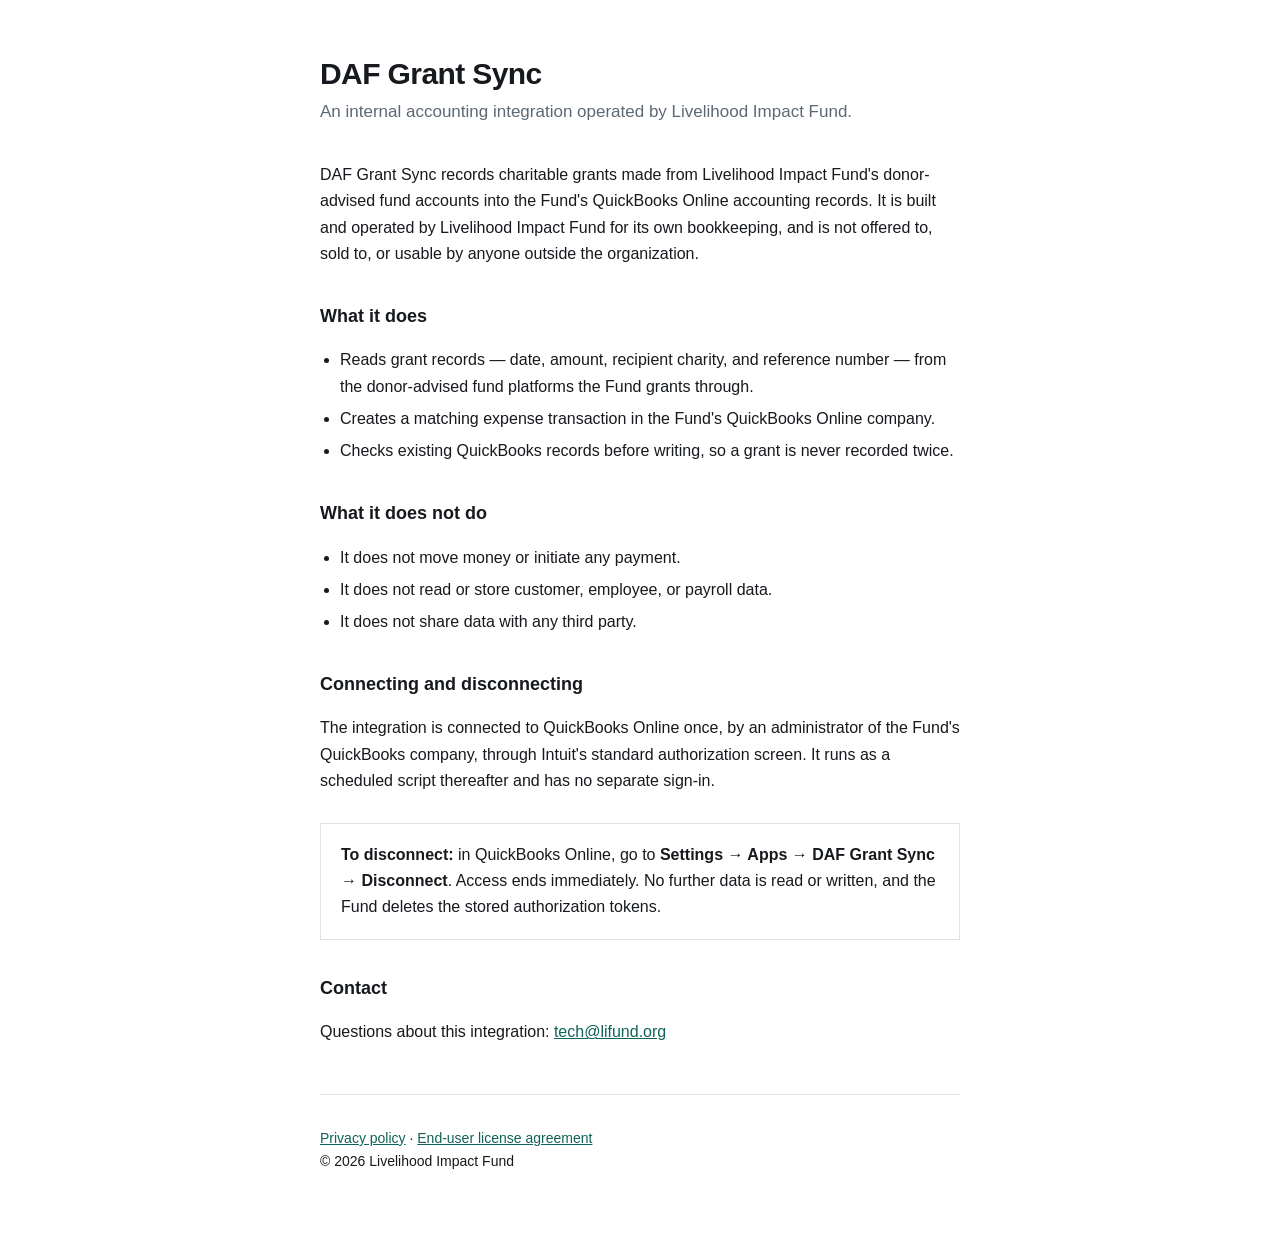
<file: index.html>
<!DOCTYPE html>
<html lang="en">
<head>
<meta charset="utf-8">
<meta name="viewport" content="width=device-width, initial-scale=1">
<meta name="robots" content="noindex">
<title>DAF Grant Sync — Livelihood Impact Fund</title>
<style>
  :root {
    --ink: #16191d; --muted: #5d6874; --rule: #dfe3e8;
    --ground: #ffffff; --accent: #0f6257;
  }
  @media (prefers-color-scheme: dark) {
    :root { --ink: #e8ecef; --muted: #98a3ae; --rule: #2c343c;
            --ground: #14181c; --accent: #4cb5a6; }
  }
  * { box-sizing: border-box; }
  body {
    margin: 0; background: var(--ground); color: var(--ink);
    font: 16px/1.65 -apple-system, BlinkMacSystemFont, "Segoe UI", Roboto, Helvetica, Arial, sans-serif;
  }
  .wrap { max-width: 680px; margin: 0 auto; padding-inline: 20px; padding-block: 56px 72px; }
  h1 { font-size: 30px; line-height: 1.2; margin: 0 0 6px; letter-spacing: -0.02em; }
  .sub { color: var(--muted); margin: 0 0 36px; font-size: 17px; }
  h2 { font-size: 18px; margin: 34px 0 8px; }
  p, li { color: var(--ink); }
  ul { padding-left: 20px; }
  li { margin-bottom: 6px; }
  a { color: var(--accent); }
  .box { border: 1px solid var(--rule); padding: 18px 20px; margin: 28px 0; }
  .box p { margin: 0; }
  footer { margin-top: 48px; padding-top: 18px; border-top: 1px solid var(--rule);
           color: var(--muted); font-size: 14px; }
  footer a { color: var(--accent); }
</style>
</head>
<body>
<div class="wrap">

  <h1>DAF Grant Sync</h1>
  <p class="sub">An internal accounting integration operated by Livelihood Impact Fund.</p>

  <p>DAF Grant Sync records charitable grants made from Livelihood Impact Fund's
     donor-advised fund accounts into the Fund's QuickBooks Online accounting records.
     It is built and operated by Livelihood Impact Fund for its own bookkeeping, and is
     not offered to, sold to, or usable by anyone outside the organization.</p>

  <h2>What it does</h2>
  <ul>
    <li>Reads grant records — date, amount, recipient charity, and reference number —
        from the donor-advised fund platforms the Fund grants through.</li>
    <li>Creates a matching expense transaction in the Fund's QuickBooks Online company.</li>
    <li>Checks existing QuickBooks records before writing, so a grant is never recorded twice.</li>
  </ul>

  <h2>What it does not do</h2>
  <ul>
    <li>It does not move money or initiate any payment.</li>
    <li>It does not read or store customer, employee, or payroll data.</li>
    <li>It does not share data with any third party.</li>
  </ul>

  <h2>Connecting and disconnecting</h2>
  <p>The integration is connected to QuickBooks Online once, by an administrator of the
     Fund's QuickBooks company, through Intuit's standard authorization screen. It runs
     as a scheduled script thereafter and has no separate sign-in.</p>

  <div class="box">
    <p><strong>To disconnect:</strong> in QuickBooks Online, go to <strong>Settings →
       Apps → DAF Grant Sync → Disconnect</strong>. Access ends immediately. No further
       data is read or written, and the Fund deletes the stored authorization tokens.</p>
  </div>

  <h2>Contact</h2>
  <p>Questions about this integration: <a href="mailto:tech@lifund.org">tech@lifund.org</a></p>

  <footer>
    <p><a href="./privacy.html">Privacy policy</a> · <a href="./eula.html">End-user license agreement</a><br>
       © 2026 Livelihood Impact Fund</p>
  </footer>

</div>
</body>
</html>
</file>
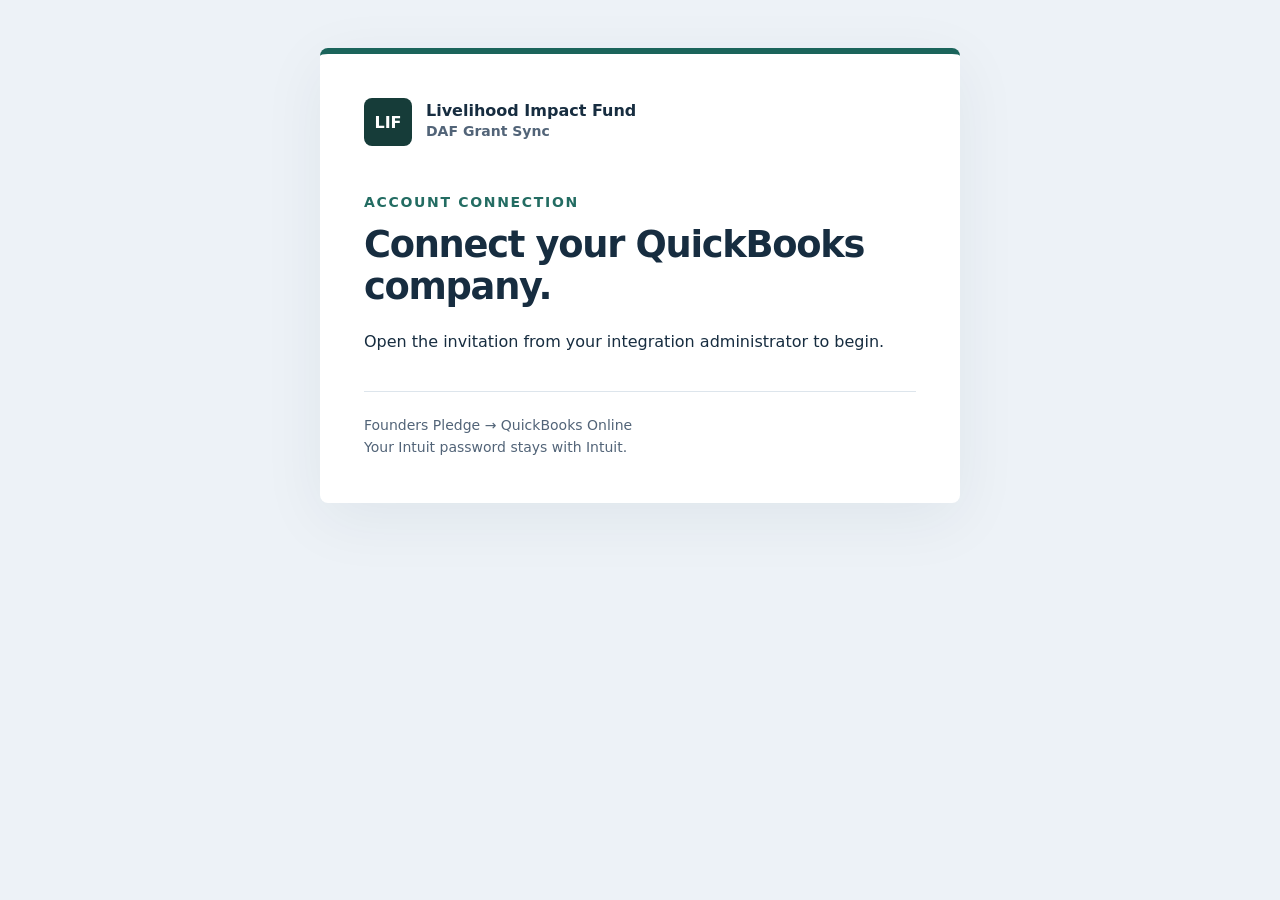
<file: portal/index.html>
<!doctype html>
<html lang="en"><head><meta charset="utf-8"><meta name="viewport" content="width=device-width, initial-scale=1"><meta name="referrer" content="no-referrer"><meta name="robots" content="noindex,nofollow"><meta http-equiv="Content-Security-Policy" content="default-src 'none'; script-src 'self'; style-src 'self'; base-uri 'none'; form-action 'none'"><title>Connect QuickBooks · DAF Grant Sync</title><link rel="stylesheet" href="style.css"><script src="portal.js" defer></script></head>
<body><main><header><span class="mark">LIF</span><span>Livelihood Impact Fund<br><small>DAF Grant Sync</small></span></header><div class="eyebrow">ACCOUNT CONNECTION</div><h1 id="title">Connect your QuickBooks company.</h1><p id="message">Open the invitation from your integration administrator to begin.</p><section id="connect" hidden><ol><li>Sign in to Intuit as your company administrator.</li><li>Select the company whose books will receive grant records.</li><li>Approve access, then return the response to your integration administrator.</li></ol><a class="button" id="authorize" rel="noreferrer">Continue to QuickBooks</a><p class="fine">This grants accounting access. Grant posting is a separate action run by your integration administrator.</p></section><section id="result" hidden><label for="response">One-time connection response</label><textarea id="response" readonly rows="5" spellcheck="false"></textarea><button id="copy">Copy response</button><p class="fine">Return this response directly to the integration administrator who invited you. It expires shortly; complete the connection together. Do not post it in a public channel.</p></section><p id="notice" role="status" aria-live="polite"></p><footer>Founders Pledge → QuickBooks Online<br>Your Intuit password stays with Intuit.</footer></main></body></html>
</file>
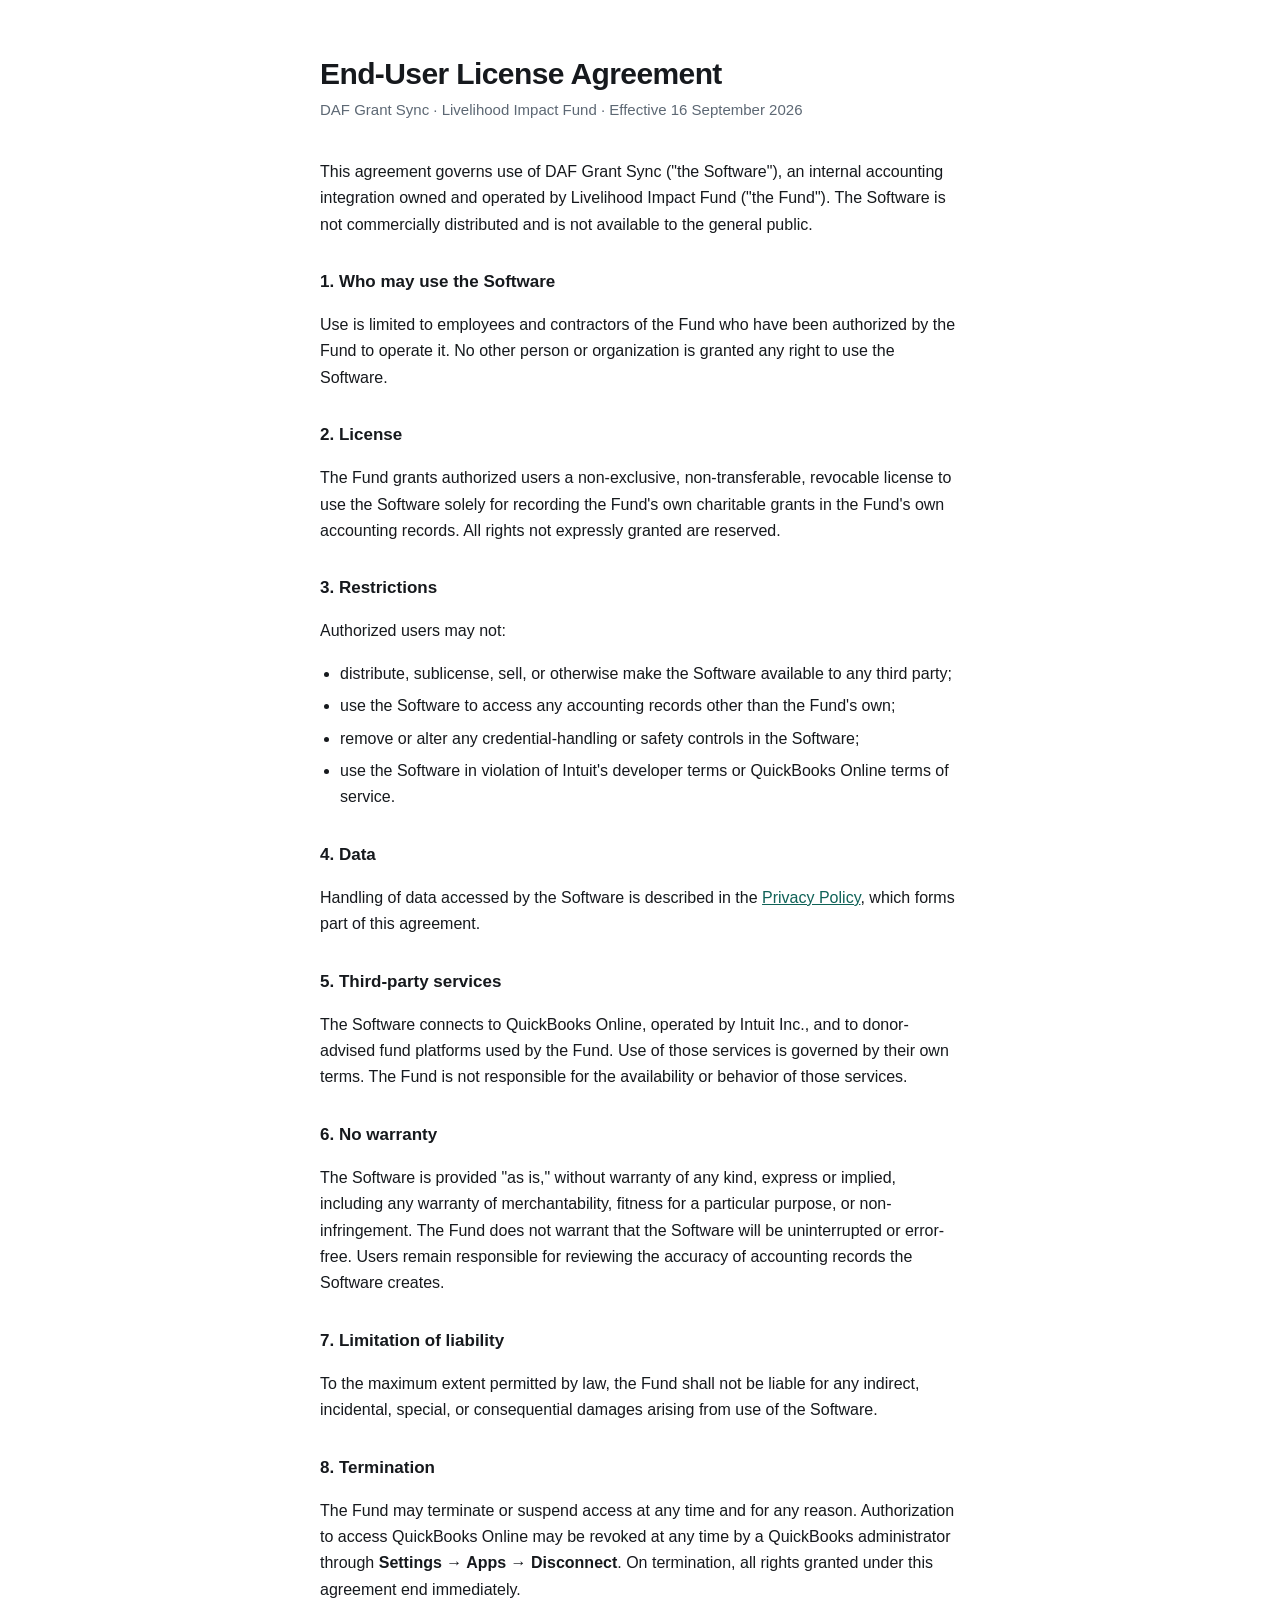
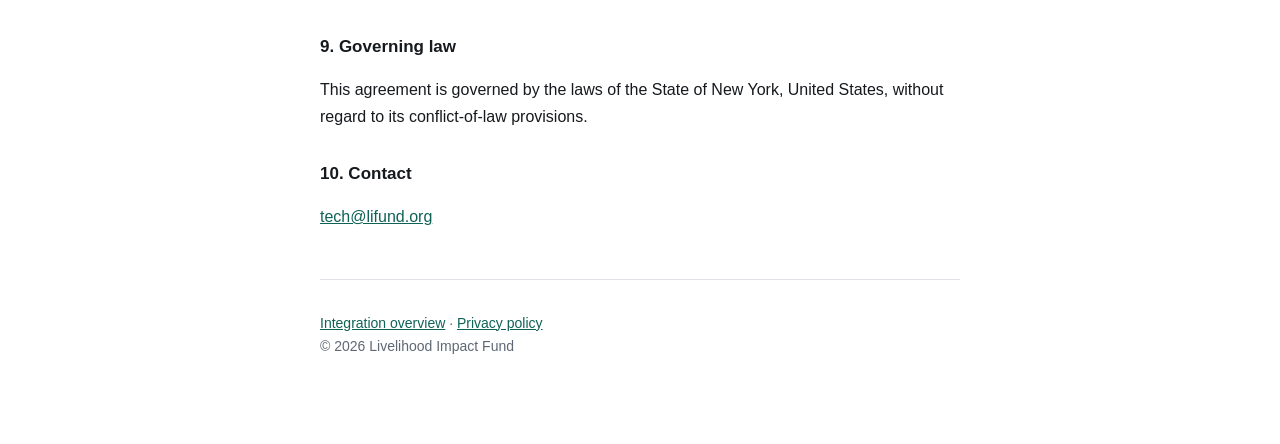
<file: eula.html>
<!DOCTYPE html>
<html lang="en">
<head>
<meta charset="utf-8">
<meta name="viewport" content="width=device-width, initial-scale=1">
<title>End-User License Agreement — DAF Grant Sync</title>
<style>
  :root {
    --ink: #16191d; --muted: #5d6874; --rule: #dfe3e8;
    --ground: #ffffff; --accent: #0f6257;
  }
  @media (prefers-color-scheme: dark) {
    :root { --ink: #e8ecef; --muted: #98a3ae; --rule: #2c343c;
            --ground: #14181c; --accent: #4cb5a6; }
  }
  * { box-sizing: border-box; }
  body {
    margin: 0; background: var(--ground); color: var(--ink);
    font: 16px/1.65 -apple-system, BlinkMacSystemFont, "Segoe UI", Roboto, Helvetica, Arial, sans-serif;
  }
  .wrap { max-width: 680px; margin: 0 auto; padding-inline: 20px; padding-block: 56px 72px; }
  h1 { font-size: 30px; line-height: 1.2; margin: 0 0 6px; letter-spacing: -0.02em; }
  .meta { color: var(--muted); margin: 0 0 36px; font-size: 15px; }
  h2 { font-size: 17px; margin: 30px 0 8px; }
  ul { padding-left: 20px; }
  li { margin-bottom: 6px; }
  a { color: var(--accent); }
  footer { margin-top: 48px; padding-top: 18px; border-top: 1px solid var(--rule);
           color: var(--muted); font-size: 14px; }
  footer a { color: var(--accent); }
</style>
</head>
<body>
<div class="wrap">

  <h1>End-User License Agreement</h1>
  <p class="meta">DAF Grant Sync · Livelihood Impact Fund · Effective 16 September 2026</p>

  <p>This agreement governs use of DAF Grant Sync ("the Software"), an internal accounting
     integration owned and operated by Livelihood Impact Fund ("the Fund"). The Software is
     not commercially distributed and is not available to the general public.</p>

  <h2>1. Who may use the Software</h2>
  <p>Use is limited to employees and contractors of the Fund who have been authorized by
     the Fund to operate it. No other person or organization is granted any right to use
     the Software.</p>

  <h2>2. License</h2>
  <p>The Fund grants authorized users a non-exclusive, non-transferable, revocable license
     to use the Software solely for recording the Fund's own charitable grants in the
     Fund's own accounting records. All rights not expressly granted are reserved.</p>

  <h2>3. Restrictions</h2>
  <p>Authorized users may not:</p>
  <ul>
    <li>distribute, sublicense, sell, or otherwise make the Software available to any third party;</li>
    <li>use the Software to access any accounting records other than the Fund's own;</li>
    <li>remove or alter any credential-handling or safety controls in the Software;</li>
    <li>use the Software in violation of Intuit's developer terms or QuickBooks Online terms of service.</li>
  </ul>

  <h2>4. Data</h2>
  <p>Handling of data accessed by the Software is described in the
     <a href="./privacy.html">Privacy Policy</a>, which forms part of this agreement.</p>

  <h2>5. Third-party services</h2>
  <p>The Software connects to QuickBooks Online, operated by Intuit Inc., and to
     donor-advised fund platforms used by the Fund. Use of those services is governed by
     their own terms. The Fund is not responsible for the availability or behavior of
     those services.</p>

  <h2>6. No warranty</h2>
  <p>The Software is provided "as is," without warranty of any kind, express or implied,
     including any warranty of merchantability, fitness for a particular purpose, or
     non-infringement. The Fund does not warrant that the Software will be uninterrupted or
     error-free. Users remain responsible for reviewing the accuracy of accounting records
     the Software creates.</p>

  <h2>7. Limitation of liability</h2>
  <p>To the maximum extent permitted by law, the Fund shall not be liable for any indirect,
     incidental, special, or consequential damages arising from use of the Software.</p>

  <h2>8. Termination</h2>
  <p>The Fund may terminate or suspend access at any time and for any reason. Authorization
     to access QuickBooks Online may be revoked at any time by a QuickBooks administrator
     through <strong>Settings → Apps → Disconnect</strong>. On termination, all rights
     granted under this agreement end immediately.</p>

  <h2>9. Governing law</h2>
  <p>This agreement is governed by the laws of the State of New York, United
     States, without regard to its conflict-of-law provisions.</p>

  <h2>10. Contact</h2>
  <p><a href="mailto:tech@lifund.org">tech@lifund.org</a></p>

  <footer>
    <p><a href="./index.html">Integration overview</a> · <a href="./privacy.html">Privacy policy</a><br>
       © 2026 Livelihood Impact Fund</p>
  </footer>

</div>
</body>
</html>
</file>
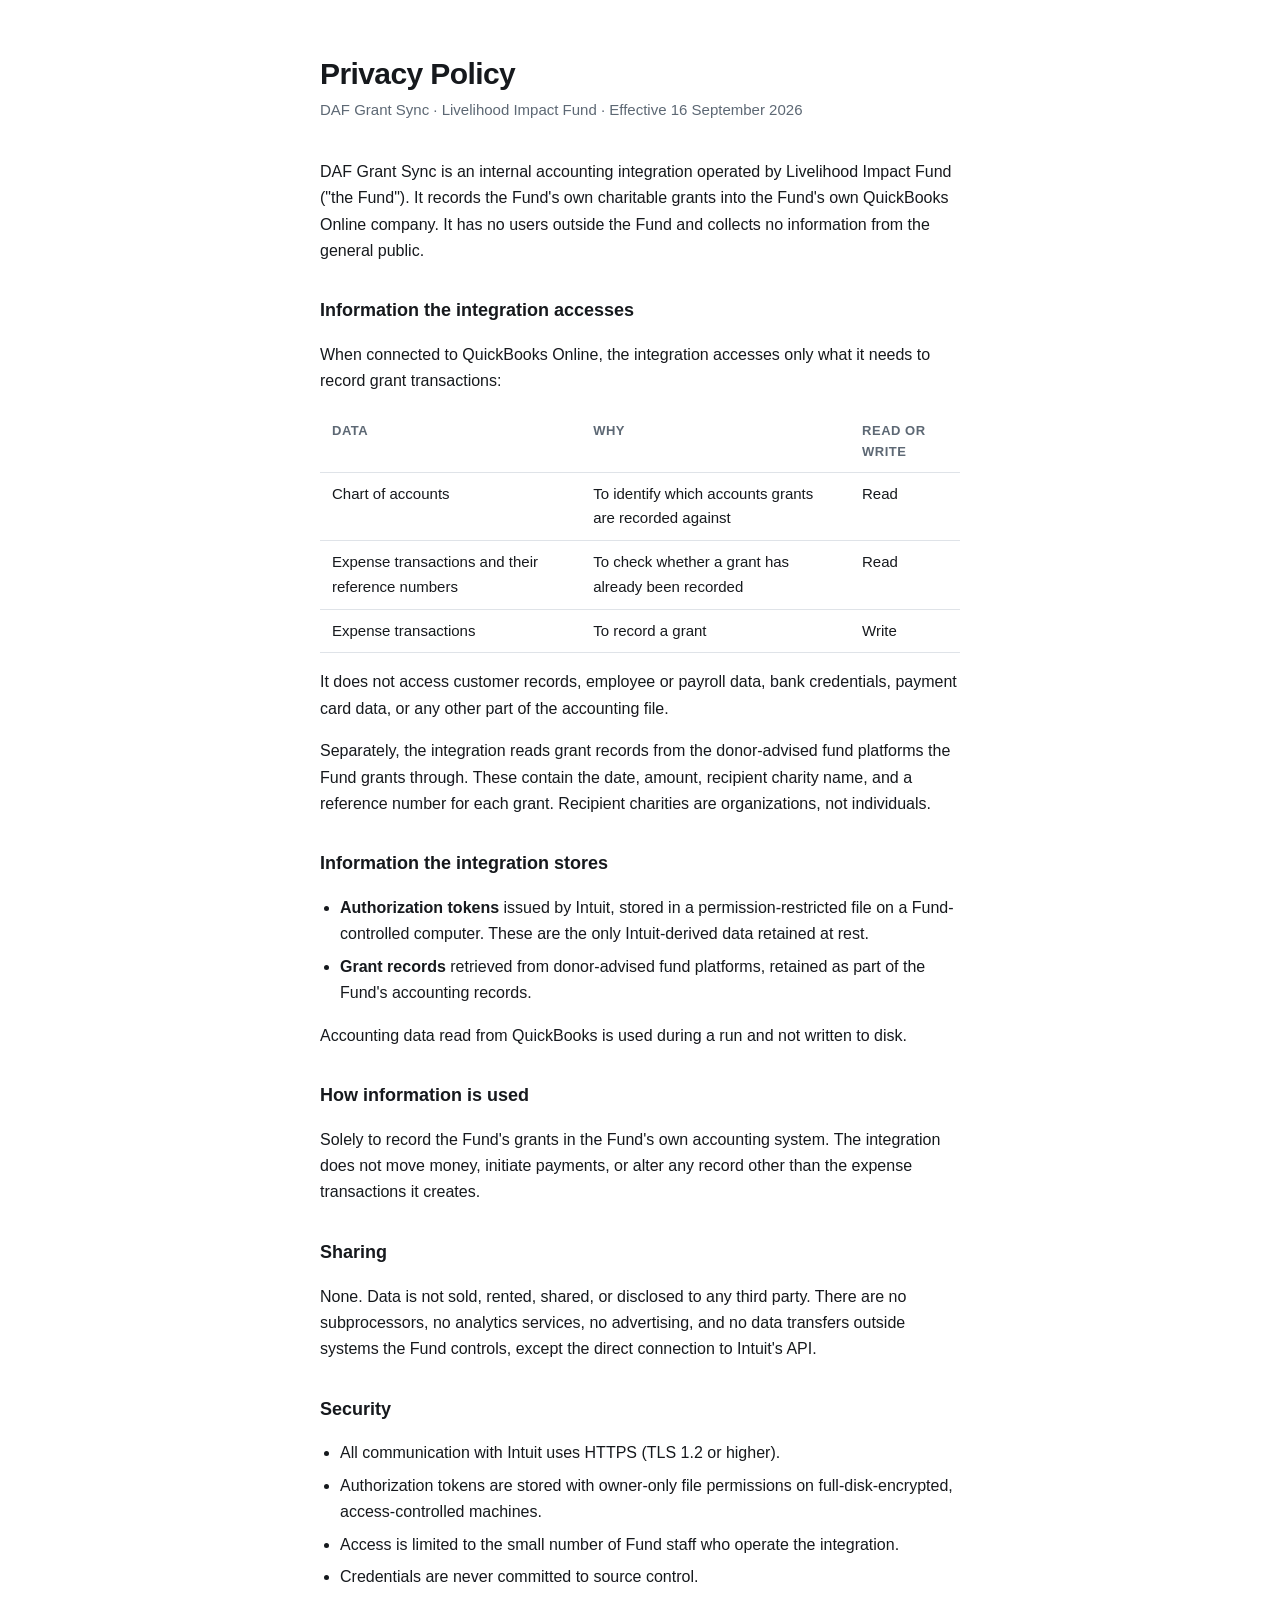
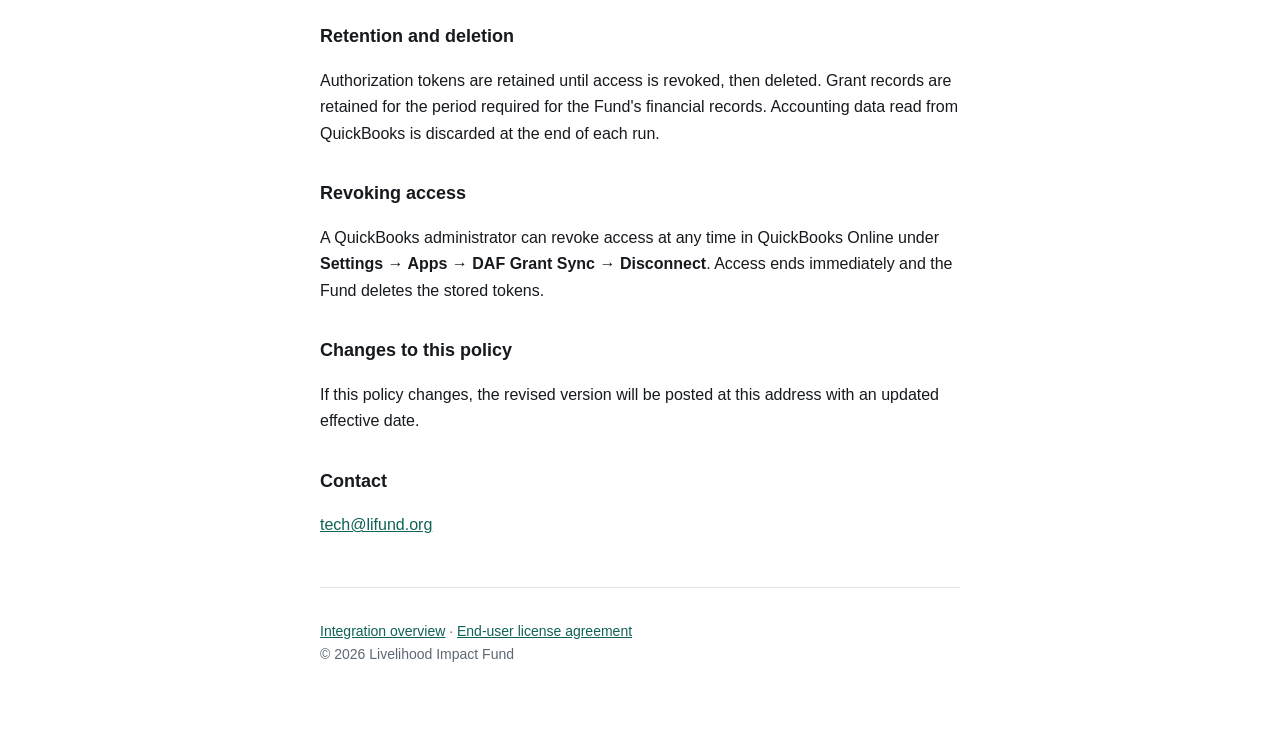
<file: privacy.html>
<!DOCTYPE html>
<html lang="en">
<head>
<meta charset="utf-8">
<meta name="viewport" content="width=device-width, initial-scale=1">
<title>Privacy Policy — DAF Grant Sync</title>
<style>
  :root {
    --ink: #16191d; --muted: #5d6874; --rule: #dfe3e8;
    --ground: #ffffff; --accent: #0f6257;
  }
  @media (prefers-color-scheme: dark) {
    :root { --ink: #e8ecef; --muted: #98a3ae; --rule: #2c343c;
            --ground: #14181c; --accent: #4cb5a6; }
  }
  * { box-sizing: border-box; }
  body {
    margin: 0; background: var(--ground); color: var(--ink);
    font: 16px/1.65 -apple-system, BlinkMacSystemFont, "Segoe UI", Roboto, Helvetica, Arial, sans-serif;
  }
  .wrap { max-width: 680px; margin: 0 auto; padding-inline: 20px; padding-block: 56px 72px; }
  h1 { font-size: 30px; line-height: 1.2; margin: 0 0 6px; letter-spacing: -0.02em; }
  .meta { color: var(--muted); margin: 0 0 36px; font-size: 15px; }
  h2 { font-size: 18px; margin: 32px 0 8px; }
  ul { padding-left: 20px; }
  li { margin-bottom: 6px; }
  a { color: var(--accent); }
  table { border-collapse: collapse; width: 100%; margin: 14px 0; font-size: 15px; }
  th, td { text-align: left; padding: 9px 12px; border-bottom: 1px solid var(--rule); vertical-align: top; }
  th { color: var(--muted); font-weight: 600; font-size: 13px; text-transform: uppercase; letter-spacing: 0.04em; }
  footer { margin-top: 48px; padding-top: 18px; border-top: 1px solid var(--rule);
           color: var(--muted); font-size: 14px; }
  footer a { color: var(--accent); }
</style>
</head>
<body>
<div class="wrap">

  <h1>Privacy Policy</h1>
  <p class="meta">DAF Grant Sync · Livelihood Impact Fund · Effective 16 September 2026</p>

  <p>DAF Grant Sync is an internal accounting integration operated by Livelihood Impact
     Fund ("the Fund"). It records the Fund's own charitable grants into the Fund's own
     QuickBooks Online company. It has no users outside the Fund and collects no
     information from the general public.</p>

  <h2>Information the integration accesses</h2>
  <p>When connected to QuickBooks Online, the integration accesses only what it needs to
     record grant transactions:</p>
  <table>
    <tr><th>Data</th><th>Why</th><th>Read or write</th></tr>
    <tr><td>Chart of accounts</td><td>To identify which accounts grants are recorded against</td><td>Read</td></tr>
    <tr><td>Expense transactions and their reference numbers</td><td>To check whether a grant has already been recorded</td><td>Read</td></tr>
    <tr><td>Expense transactions</td><td>To record a grant</td><td>Write</td></tr>
  </table>
  <p>It does not access customer records, employee or payroll data, bank credentials,
     payment card data, or any other part of the accounting file.</p>

  <p>Separately, the integration reads grant records from the donor-advised fund platforms
     the Fund grants through. These contain the date, amount, recipient charity name, and
     a reference number for each grant. Recipient charities are organizations, not
     individuals.</p>

  <h2>Information the integration stores</h2>
  <ul>
    <li><strong>Authorization tokens</strong> issued by Intuit, stored in a
        permission-restricted file on a Fund-controlled computer. These are the only
        Intuit-derived data retained at rest.</li>
    <li><strong>Grant records</strong> retrieved from donor-advised fund platforms,
        retained as part of the Fund's accounting records.</li>
  </ul>
  <p>Accounting data read from QuickBooks is used during a run and not written to disk.</p>

  <h2>How information is used</h2>
  <p>Solely to record the Fund's grants in the Fund's own accounting system. The
     integration does not move money, initiate payments, or alter any record other than
     the expense transactions it creates.</p>

  <h2>Sharing</h2>
  <p>None. Data is not sold, rented, shared, or disclosed to any third party. There are no
     subprocessors, no analytics services, no advertising, and no data transfers outside
     systems the Fund controls, except the direct connection to Intuit's API.</p>

  <h2>Security</h2>
  <ul>
    <li>All communication with Intuit uses HTTPS (TLS 1.2 or higher).</li>
    <li>Authorization tokens are stored with owner-only file permissions on
        full-disk-encrypted, access-controlled machines.</li>
    <li>Access is limited to the small number of Fund staff who operate the integration.</li>
    <li>Credentials are never committed to source control.</li>
  </ul>

  <h2>Retention and deletion</h2>
  <p>Authorization tokens are retained until access is revoked, then deleted. Grant records
     are retained for the period required for the Fund's financial records. Accounting data
     read from QuickBooks is discarded at the end of each run.</p>

  <h2>Revoking access</h2>
  <p>A QuickBooks administrator can revoke access at any time in QuickBooks Online under
     <strong>Settings → Apps → DAF Grant Sync → Disconnect</strong>. Access ends
     immediately and the Fund deletes the stored tokens.</p>

  <h2>Changes to this policy</h2>
  <p>If this policy changes, the revised version will be posted at this address with an
     updated effective date.</p>

  <h2>Contact</h2>
  <p><a href="mailto:thierno@lifund.org">tech@lifund.org</a></p>

  <footer>
    <p><a href="./index.html">Integration overview</a> · <a href="./eula.html">End-user license agreement</a><br>
       © 2026 Livelihood Impact Fund</p>
  </footer>

</div>
</body>
</html>
</file>
<file: portal/style.css>
:root{font-family:Inter,system-ui,-apple-system,sans-serif;color:#172d40;background:#edf2f7;font-size:16px}*{box-sizing:border-box}body{margin:0;padding:48px 20px}main{max-width:640px;margin:auto;background:white;border-top:6px solid #1b645b;border-radius:8px;padding:44px;box-shadow:0 16px 64px #142f4510}header{display:flex;gap:14px;align-items:center;margin-bottom:48px;font-weight:600}small,.fine,footer{color:#526478;font-size:.875rem;line-height:1.6}.mark{display:grid;place-items:center;width:48px;height:48px;background:#163c39;color:white;border-radius:8px;font-weight:700}h1{font-size:2.3rem;line-height:1.15;letter-spacing:-.035em;margin:14px 0 20px}.eyebrow{font-size:.875rem;font-weight:700;letter-spacing:.12em;color:#236c62}p,li{line-height:1.65}ol{padding-left:24px;margin:28px 0}li{padding:6px 0}button,.button{display:inline-block;border:0;border-radius:6px;background:#176b59;color:white;font:inherit;font-weight:600;padding:15px 22px;cursor:pointer;text-decoration:none}button:hover,.button:hover{background:#104c40}:focus-visible{outline:3px solid #b07513;outline-offset:4px}label{display:block;font-weight:600;margin:24px 0 10px}textarea{width:100%;resize:vertical;border:1px solid #9aaaba;border-radius:6px;padding:12px;font:14px/1.5 monospace;margin-bottom:16px;overflow-wrap:anywhere}footer{border-top:1px solid #dde5ec;margin-top:36px;padding-top:22px}[hidden]{display:none!important}@media(max-width:520px){body{padding:20px 12px}main{padding:28px 24px}h1{font-size:1.9rem}header{margin-bottom:32px}.button,button{width:100%;text-align:center}}
</file>
